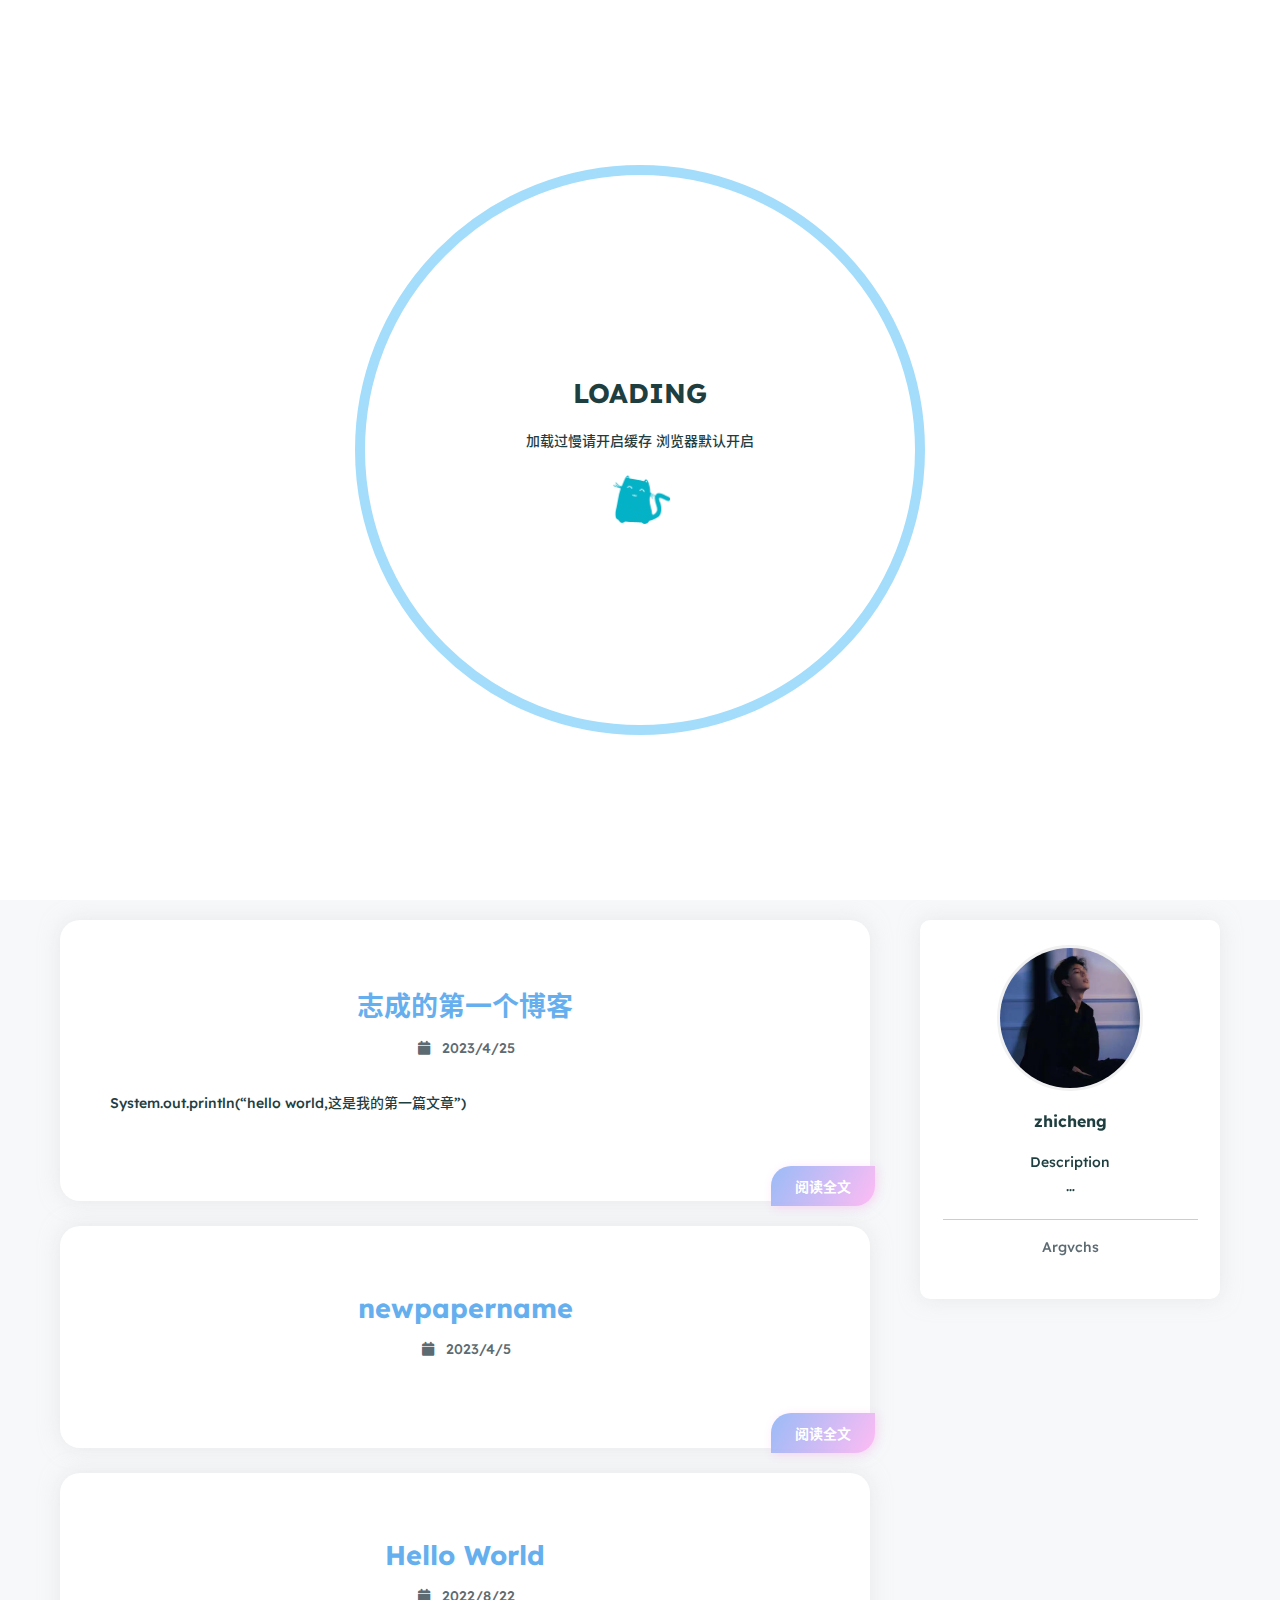
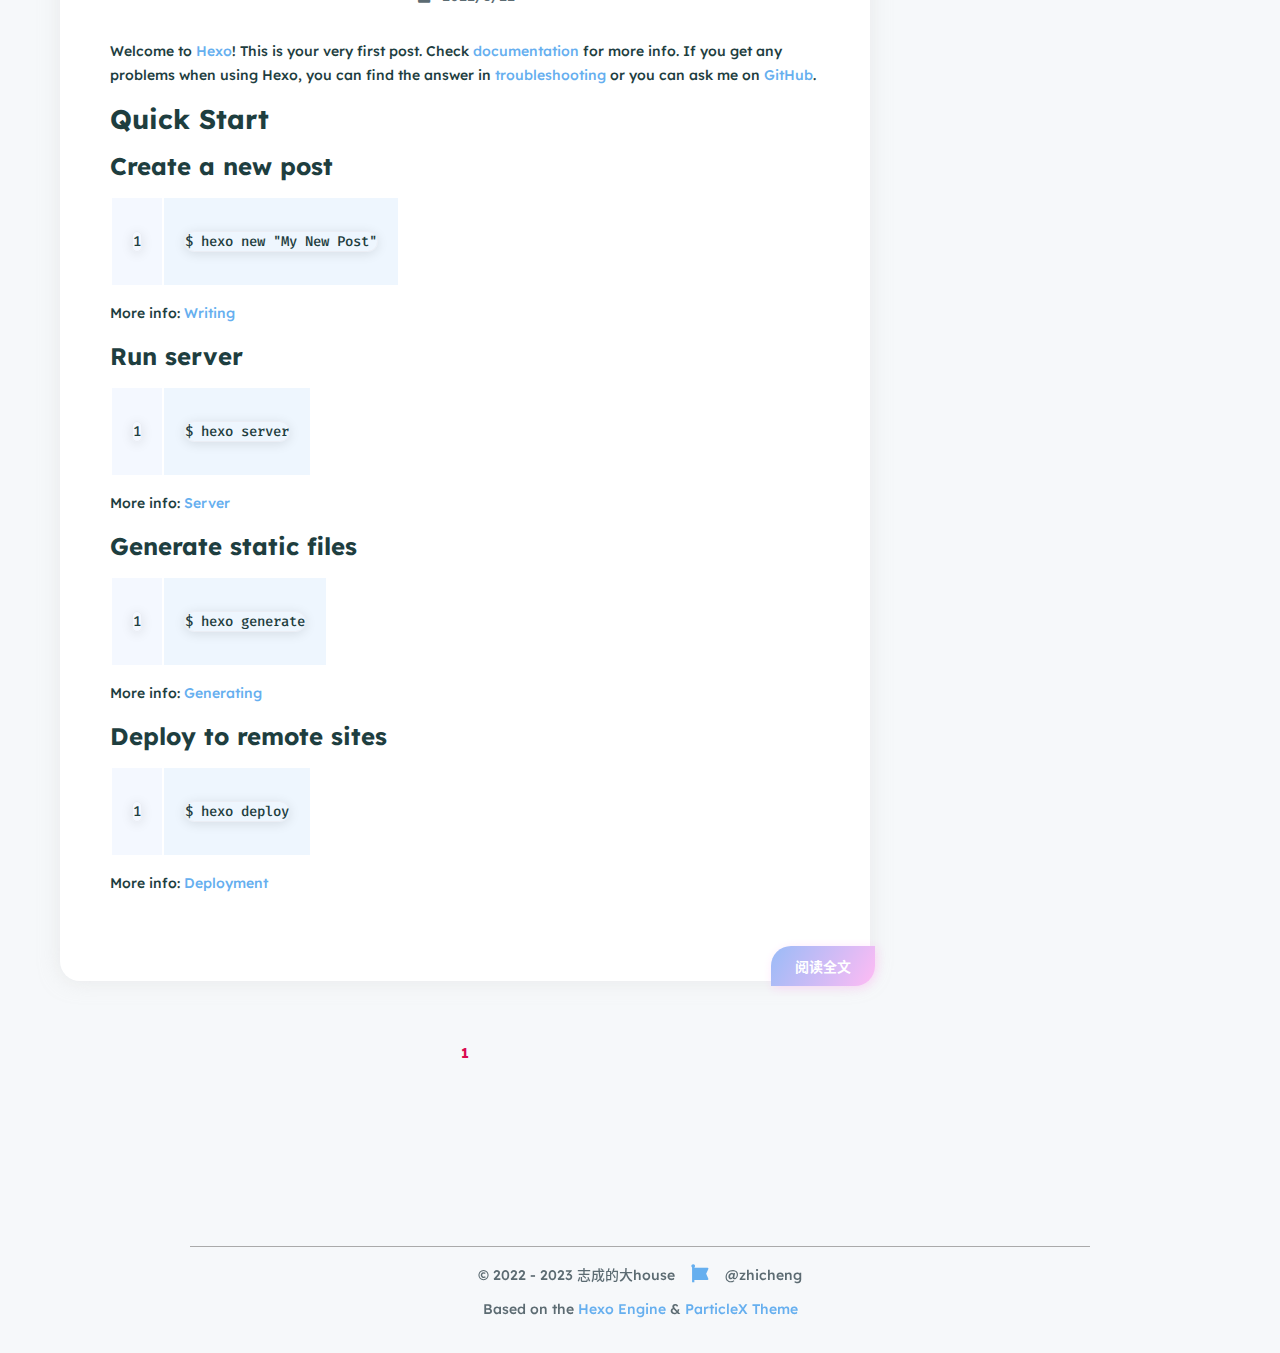
<file: index.html>
<!DOCTYPE html>
<html lang="en">
    <head>
        <meta charset="UTF-8" />
        <title>志成的大house</title>
        <meta name="author" content="zhicheng" />
        <meta name="description" content="" />
        <meta name="keywords" content="" />
        <meta name="viewport" content="width=device-width,initial-scale=1.0,maximum-scale=1.0,user-scalable=0" />
        <link rel="icon" href="/images/avatar.jpg" />
        <script src="https://cdn.staticfile.org/vue/3.2.47/vue.global.prod.min.js"></script>
<link rel="stylesheet" href="https://cdn.staticfile.org/font-awesome/6.3.0/css/all.min.css" />
<link rel="stylesheet" href="/css/fonts.min.css" />
<script> const mixins = {}; </script>

<script src="https://polyfill.io/v3/polyfill.min.js?features=default"></script>


<script src="https://cdn.staticfile.org/highlight.js/11.7.0/highlight.min.js"></script>
<link
    rel="stylesheet"
    href="https://cdn.staticfile.org/highlight.js/11.7.0/styles/github.min.css"
/>
<script src="/js/lib/highlight.js"></script>



<script src="/js/lib/preview.js"></script>





<script src="/js/lib/home.js"></script>

<link rel="stylesheet" href="/css/main.css" />

    <meta name="generator" content="Hexo 6.2.0"><link rel="alternate" href="/atom.xml" title="志成的大house" type="application/atom+xml">
</head>
    <body>
        <div id="layout">
            <transition name="fade">
            <div id="loading" v-show="loading">
                <div id="loading-circle">
                    <h2>LOADING</h2>
                    <p>加载过慢请开启缓存 浏览器默认开启</p>
                    <img src="/images/loading.gif" />
                </div>
            </div>
            </transition>
            <nav id="menu" :class="{ hidden: hiddenMenu, 'menu-color': menuColor}">
    <div class="desktop-menu">
        <a class="title" href="/">
            <span>志成的大HOUSE</span>
        </a>
        
        <a href="/">
            <i class="fa-solid fa-house fa-fw"></i>
            <span>&ensp;Home</span>
        </a>
        
        <a href="/about">
            <i class="fa-solid fa-id-card fa-fw"></i>
            <span>&ensp;About</span>
        </a>
        
        <a href="/archives">
            <i class="fa-solid fa-box-archive fa-fw"></i>
            <span>&ensp;Archives</span>
        </a>
        
        <a href="/categories">
            <i class="fa-solid fa-bookmark fa-fw"></i>
            <span>&ensp;Categories</span>
        </a>
        
        <a href="/tags">
            <i class="fa-solid fa-tags fa-fw"></i>
            <span>&ensp;Tags</span>
        </a>
        
    </div>
    <div id="mobile-menu">
        <div class="curtain" @click="shouMenuItems = !shouMenuItems" v-show="shouMenuItems"></div>
        <div class="title" @click="shouMenuItems = !shouMenuItems">
            <i class="fa-solid fa-bars fa-fw"></i>
            <span>&emsp;志成的大HOUSE</span>
        </div>
        <transition name="slide">
        <div class="items" v-show="shouMenuItems">
            
            <a href="/">
                <div class="item">
                    <div style="min-width: 20px; max-width: 50px; width: 10%">
                        <i class="fa-solid fa-house fa-fw"></i>
                    </div>
                    <div style="min-width: 100px; max-width: 150%; width: 20%">Home</div>
                </div>
            </a>
            
            <a href="/about">
                <div class="item">
                    <div style="min-width: 20px; max-width: 50px; width: 10%">
                        <i class="fa-solid fa-id-card fa-fw"></i>
                    </div>
                    <div style="min-width: 100px; max-width: 150%; width: 20%">About</div>
                </div>
            </a>
            
            <a href="/archives">
                <div class="item">
                    <div style="min-width: 20px; max-width: 50px; width: 10%">
                        <i class="fa-solid fa-box-archive fa-fw"></i>
                    </div>
                    <div style="min-width: 100px; max-width: 150%; width: 20%">Archives</div>
                </div>
            </a>
            
            <a href="/categories">
                <div class="item">
                    <div style="min-width: 20px; max-width: 50px; width: 10%">
                        <i class="fa-solid fa-bookmark fa-fw"></i>
                    </div>
                    <div style="min-width: 100px; max-width: 150%; width: 20%">Categories</div>
                </div>
            </a>
            
            <a href="/tags">
                <div class="item">
                    <div style="min-width: 20px; max-width: 50px; width: 10%">
                        <i class="fa-solid fa-tags fa-fw"></i>
                    </div>
                    <div style="min-width: 100px; max-width: 150%; width: 20%">Tags</div>
                </div>
            </a>
            
        </div>
        </transition>
    </div>
</nav>

            <transition name="into">
            <div id="main" v-show="!loading">
                <div id="home-head">
    <div
        id="home-background"
        ref="homeBackground"
        data-images="/images/background.jpg"
    ></div>
    <div id="home-info" @click="homeClick">
        <span class="loop"></span>
        <span class="loop"></span>
        <span class="loop"></span>
        <span class="loop"></span>
        <span class="info">
            <div class="wrap">
                <h1>志成的大house</h1>
                <h3></h3>
                <h5></h5>
            </div>
        </span>
    </div>
</div>
<div id="home-posts-wrap"  ref="homePostsWrap">
    <div id="home-posts">
        

<div class="post">
    <a href="/2023/04/25/diray/">
        <h2 class="post-title">志成的第一个博客</h2>
    </a>
    <div class="category-and-date">
        
        <span class="date">
            <span class="icon">
                <i class="fa-solid fa-calendar fa-fw"></i>
            </span>
            2023/4/25
        </span>
        
        
    </div>
    <div class="description">
        <div class="content" v-pre>
            
            <p>System.out.println(“hello world,这是我的第一篇文章”)</p>

            
        </div>
    </div>
    <div class="post-tags">
        
        
    </div>
    <a href="/2023/04/25/diray/" class="go-post">阅读全文</a>
</div>

<div class="post">
    <a href="/2023/04/05/newpapername/">
        <h2 class="post-title">newpapername</h2>
    </a>
    <div class="category-and-date">
        
        <span class="date">
            <span class="icon">
                <i class="fa-solid fa-calendar fa-fw"></i>
            </span>
            2023/4/5
        </span>
        
        
    </div>
    <div class="description">
        <div class="content" v-pre>
            
            
            
        </div>
    </div>
    <div class="post-tags">
        
        
    </div>
    <a href="/2023/04/05/newpapername/" class="go-post">阅读全文</a>
</div>

<div class="post">
    <a href="/2022/08/22/hello-world/">
        <h2 class="post-title">Hello World</h2>
    </a>
    <div class="category-and-date">
        
        <span class="date">
            <span class="icon">
                <i class="fa-solid fa-calendar fa-fw"></i>
            </span>
            2022/8/22
        </span>
        
        
    </div>
    <div class="description">
        <div class="content" v-pre>
            
            <p>Welcome to <a target="_blank" rel="noopener" href="https://hexo.io/">Hexo</a>! This is your very first post. Check <a target="_blank" rel="noopener" href="https://hexo.io/docs/">documentation</a> for more info. If you get any problems when using Hexo, you can find the answer in <a target="_blank" rel="noopener" href="https://hexo.io/docs/troubleshooting.html">troubleshooting</a> or you can ask me on <a target="_blank" rel="noopener" href="https://github.com/hexojs/hexo/issues">GitHub</a>.</p>
<h2 id="Quick-Start"><a href="#Quick-Start" class="headerlink" title="Quick Start"></a>Quick Start</h2><h3 id="Create-a-new-post"><a href="#Create-a-new-post" class="headerlink" title="Create a new post"></a>Create a new post</h3><figure class="highlight bash"><table><tr><td class="gutter"><pre><span class="line">1</span><br></pre></td><td class="code"><pre><span class="line">$ hexo new <span class="string">&quot;My New Post&quot;</span></span><br></pre></td></tr></table></figure>

<p>More info: <a target="_blank" rel="noopener" href="https://hexo.io/docs/writing.html">Writing</a></p>
<h3 id="Run-server"><a href="#Run-server" class="headerlink" title="Run server"></a>Run server</h3><figure class="highlight bash"><table><tr><td class="gutter"><pre><span class="line">1</span><br></pre></td><td class="code"><pre><span class="line">$ hexo server</span><br></pre></td></tr></table></figure>

<p>More info: <a target="_blank" rel="noopener" href="https://hexo.io/docs/server.html">Server</a></p>
<h3 id="Generate-static-files"><a href="#Generate-static-files" class="headerlink" title="Generate static files"></a>Generate static files</h3><figure class="highlight bash"><table><tr><td class="gutter"><pre><span class="line">1</span><br></pre></td><td class="code"><pre><span class="line">$ hexo generate</span><br></pre></td></tr></table></figure>

<p>More info: <a target="_blank" rel="noopener" href="https://hexo.io/docs/generating.html">Generating</a></p>
<h3 id="Deploy-to-remote-sites"><a href="#Deploy-to-remote-sites" class="headerlink" title="Deploy to remote sites"></a>Deploy to remote sites</h3><figure class="highlight bash"><table><tr><td class="gutter"><pre><span class="line">1</span><br></pre></td><td class="code"><pre><span class="line">$ hexo deploy</span><br></pre></td></tr></table></figure>

<p>More info: <a target="_blank" rel="noopener" href="https://hexo.io/docs/one-command-deployment.html">Deployment</a></p>

            
        </div>
    </div>
    <div class="post-tags">
        
        
    </div>
    <a href="/2022/08/22/hello-world/" class="go-post">阅读全文</a>
</div>


        <div class="page-current">
    <div class="prev">
        
    </div>
    <div class="page-index">
        
        <span class="current">1</span>
        
    </div>
    <div class="next">
        
    </div>
</div>

    </div>
    
    <div id="home-card">
        <div id="card-div">
    <div class="card-style">
        <div class="avatar">
            <img src="/images/avatar.jpg" alt="avatar" />
        </div>
        <div class="name">zhicheng</div>
        <div class="description">
            <p>Description<br>…</p>

        </div>
        
        
        <div class="friend-links">
            
            <div class="friend-link">
                <a target="_blank" rel="noopener" href="https://li9qing.github.io/">Argvchs</a>
            </div>
            
        </div>
        
    </div>
</div>

    </div>
    
</div>

                <footer id="footer">
    <div id="footer-wrap">
        <div>
            &copy;
            2022 - 2023 志成的大house
            <span id="footer-icon">
                <i class="fa-solid fa-font-awesome fa-fw"></i>
            </span>
            &commat;zhicheng
        </div>
        <div>
            Based on the <a target="_blank" rel="noopener" href="https://hexo.io">Hexo Engine</a> &amp;
            <a target="_blank" rel="noopener" href="https://github.com/argvchs/hexo-theme-particlex">ParticleX Theme</a>
        </div>
        
    </div>
</footer>

            </div>
            </transition>
            
            <transition name="fade">
            <div id="preview" ref="preview" v-show="previewShow">
                <img id="preview-content" ref="previewContent" />
            </div>
            </transition>
            
        </div>
        <script src="/js/main.js"></script>
        
    </body>
</html>
</file>
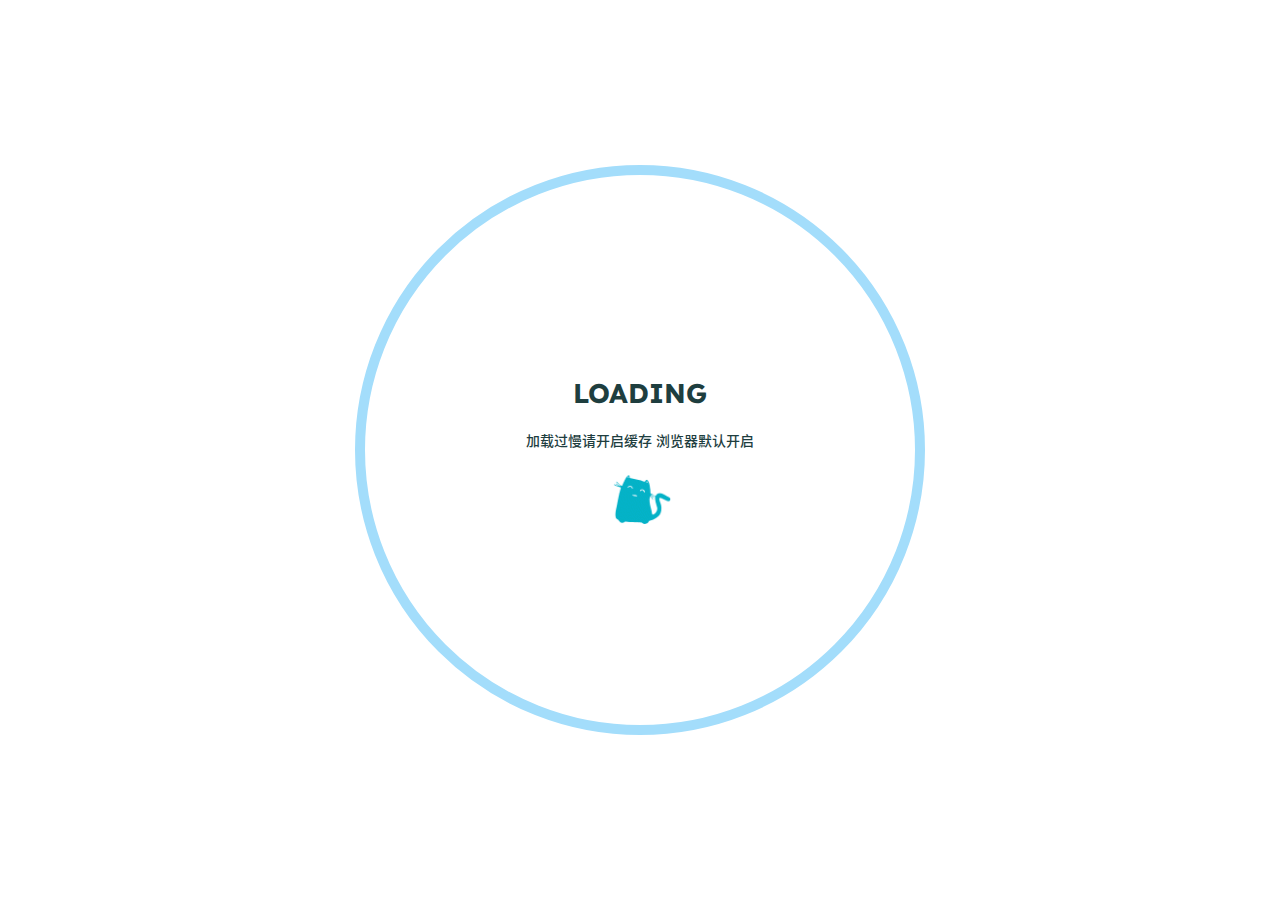
<file: archives/index.html>
<!DOCTYPE html>
<html lang="en">
    <head>
        <meta charset="UTF-8" />
        <title>Archives | 志成的大house</title>
        <meta name="author" content="zhicheng" />
        <meta name="description" content="" />
        <meta name="keywords" content="" />
        <meta name="viewport" content="width=device-width,initial-scale=1.0,maximum-scale=1.0,user-scalable=0" />
        <link rel="icon" href="/images/avatar.jpg" />
        <script src="https://cdn.staticfile.org/vue/3.2.47/vue.global.prod.min.js"></script>
<link rel="stylesheet" href="https://cdn.staticfile.org/font-awesome/6.3.0/css/all.min.css" />
<link rel="stylesheet" href="/css/fonts.min.css" />
<script> const mixins = {}; </script>

<script src="https://polyfill.io/v3/polyfill.min.js?features=default"></script>


<script src="https://cdn.staticfile.org/highlight.js/11.7.0/highlight.min.js"></script>
<link
    rel="stylesheet"
    href="https://cdn.staticfile.org/highlight.js/11.7.0/styles/github.min.css"
/>
<script src="/js/lib/highlight.js"></script>



<script src="/js/lib/preview.js"></script>





<link rel="stylesheet" href="/css/main.css" />

    <meta name="generator" content="Hexo 6.2.0"><link rel="alternate" href="/atom.xml" title="志成的大house" type="application/atom+xml">
</head>
    <body>
        <div id="layout">
            <transition name="fade">
            <div id="loading" v-show="loading">
                <div id="loading-circle">
                    <h2>LOADING</h2>
                    <p>加载过慢请开启缓存 浏览器默认开启</p>
                    <img src="/images/loading.gif" />
                </div>
            </div>
            </transition>
            <nav id="menu" :class="{ hidden: hiddenMenu, 'menu-color': menuColor}">
    <div class="desktop-menu">
        <a class="title" href="/">
            <span>志成的大HOUSE</span>
        </a>
        
        <a href="/">
            <i class="fa-solid fa-house fa-fw"></i>
            <span>&ensp;Home</span>
        </a>
        
        <a href="/about">
            <i class="fa-solid fa-id-card fa-fw"></i>
            <span>&ensp;About</span>
        </a>
        
        <a href="/archives">
            <i class="fa-solid fa-box-archive fa-fw"></i>
            <span>&ensp;Archives</span>
        </a>
        
        <a href="/categories">
            <i class="fa-solid fa-bookmark fa-fw"></i>
            <span>&ensp;Categories</span>
        </a>
        
        <a href="/tags">
            <i class="fa-solid fa-tags fa-fw"></i>
            <span>&ensp;Tags</span>
        </a>
        
    </div>
    <div id="mobile-menu">
        <div class="curtain" @click="shouMenuItems = !shouMenuItems" v-show="shouMenuItems"></div>
        <div class="title" @click="shouMenuItems = !shouMenuItems">
            <i class="fa-solid fa-bars fa-fw"></i>
            <span>&emsp;志成的大HOUSE</span>
        </div>
        <transition name="slide">
        <div class="items" v-show="shouMenuItems">
            
            <a href="/">
                <div class="item">
                    <div style="min-width: 20px; max-width: 50px; width: 10%">
                        <i class="fa-solid fa-house fa-fw"></i>
                    </div>
                    <div style="min-width: 100px; max-width: 150%; width: 20%">Home</div>
                </div>
            </a>
            
            <a href="/about">
                <div class="item">
                    <div style="min-width: 20px; max-width: 50px; width: 10%">
                        <i class="fa-solid fa-id-card fa-fw"></i>
                    </div>
                    <div style="min-width: 100px; max-width: 150%; width: 20%">About</div>
                </div>
            </a>
            
            <a href="/archives">
                <div class="item">
                    <div style="min-width: 20px; max-width: 50px; width: 10%">
                        <i class="fa-solid fa-box-archive fa-fw"></i>
                    </div>
                    <div style="min-width: 100px; max-width: 150%; width: 20%">Archives</div>
                </div>
            </a>
            
            <a href="/categories">
                <div class="item">
                    <div style="min-width: 20px; max-width: 50px; width: 10%">
                        <i class="fa-solid fa-bookmark fa-fw"></i>
                    </div>
                    <div style="min-width: 100px; max-width: 150%; width: 20%">Categories</div>
                </div>
            </a>
            
            <a href="/tags">
                <div class="item">
                    <div style="min-width: 20px; max-width: 50px; width: 10%">
                        <i class="fa-solid fa-tags fa-fw"></i>
                    </div>
                    <div style="min-width: 100px; max-width: 150%; width: 20%">Tags</div>
                </div>
            </a>
            
        </div>
        </transition>
    </div>
</nav>

            <transition name="into">
            <div id="main" v-show="!loading">
                
<div id="archives">
    
    <div id="timeline-wrap" ref="timeline">
        
        <div class="timeline" data-title="helloworld">
            <div class="timeline-tail"></div>
            <div class="timeline-content">
                <div class="item-time">2022/8/22</div>
                <a href="/2022/08/22/hello-world/">
                    <h3>Hello World</h3>
                </a>
                <div class="info">
                    
                    
                </div>
            </div>
        </div>
        
        <div class="timeline" data-title="newpapername">
            <div class="timeline-tail"></div>
            <div class="timeline-content">
                <div class="item-time">2023/4/5</div>
                <a href="/2023/04/05/newpapername/">
                    <h3>newpapername</h3>
                </a>
                <div class="info">
                    
                    
                </div>
            </div>
        </div>
        
        <div class="timeline" data-title="志成的第一个博客">
            <div class="timeline-tail"></div>
            <div class="timeline-content">
                <div class="item-time">2023/4/25</div>
                <a href="/2023/04/25/diray/">
                    <h3>志成的第一个博客</h3>
                </a>
                <div class="info">
                    
                    
                </div>
            </div>
        </div>
        
    </div>
</div>

                <footer id="footer">
    <div id="footer-wrap">
        <div>
            &copy;
            2022 - 2023 志成的大house
            <span id="footer-icon">
                <i class="fa-solid fa-font-awesome fa-fw"></i>
            </span>
            &commat;zhicheng
        </div>
        <div>
            Based on the <a target="_blank" rel="noopener" href="https://hexo.io">Hexo Engine</a> &amp;
            <a target="_blank" rel="noopener" href="https://github.com/argvchs/hexo-theme-particlex">ParticleX Theme</a>
        </div>
        
    </div>
</footer>

            </div>
            </transition>
            
            <transition name="fade">
            <div id="preview" ref="preview" v-show="previewShow">
                <img id="preview-content" ref="previewContent" />
            </div>
            </transition>
            
        </div>
        <script src="/js/main.js"></script>
        
    </body>
</html>
</file>
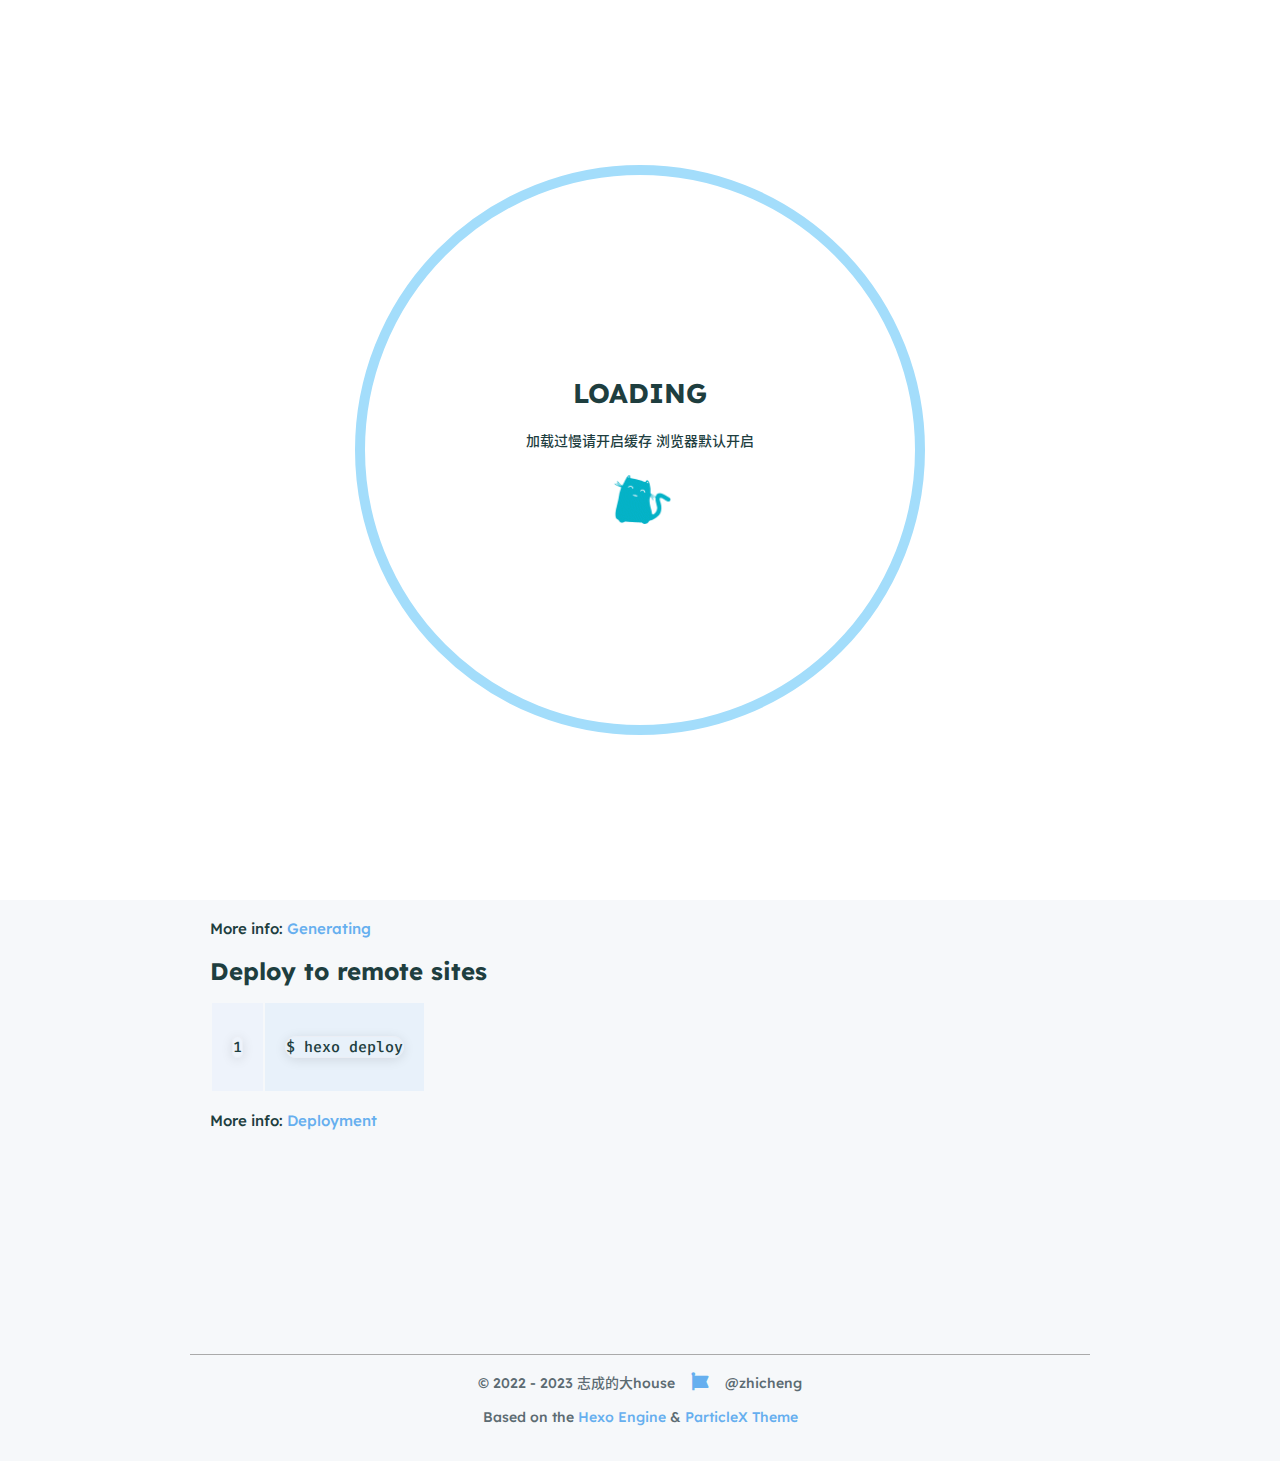
<file: 2022/08/22/hello-world/index.html>
<!DOCTYPE html>
<html lang="en">
    <head>
        <meta charset="UTF-8" />
        <title>Hello World | 志成的大house</title>
        <meta name="author" content="zhicheng" />
        <meta name="description" content="" />
        <meta name="keywords" content="" />
        <meta name="viewport" content="width=device-width,initial-scale=1.0,maximum-scale=1.0,user-scalable=0" />
        <link rel="icon" href="/images/avatar.jpg" />
        <script src="https://cdn.staticfile.org/vue/3.2.47/vue.global.prod.min.js"></script>
<link rel="stylesheet" href="https://cdn.staticfile.org/font-awesome/6.3.0/css/all.min.css" />
<link rel="stylesheet" href="/css/fonts.min.css" />
<script> const mixins = {}; </script>

<script src="https://polyfill.io/v3/polyfill.min.js?features=default"></script>


<script src="https://cdn.staticfile.org/highlight.js/11.7.0/highlight.min.js"></script>
<link
    rel="stylesheet"
    href="https://cdn.staticfile.org/highlight.js/11.7.0/styles/github.min.css"
/>
<script src="/js/lib/highlight.js"></script>



<script src="/js/lib/preview.js"></script>









<link rel="stylesheet" href="/css/main.css" />

    <meta name="generator" content="Hexo 6.2.0"><link rel="alternate" href="/atom.xml" title="志成的大house" type="application/atom+xml">
</head>
    <body>
        <div id="layout">
            <transition name="fade">
            <div id="loading" v-show="loading">
                <div id="loading-circle">
                    <h2>LOADING</h2>
                    <p>加载过慢请开启缓存 浏览器默认开启</p>
                    <img src="/images/loading.gif" />
                </div>
            </div>
            </transition>
            <nav id="menu" :class="{ hidden: hiddenMenu, 'menu-color': menuColor}">
    <div class="desktop-menu">
        <a class="title" href="/">
            <span>志成的大HOUSE</span>
        </a>
        
        <a href="/">
            <i class="fa-solid fa-house fa-fw"></i>
            <span>&ensp;Home</span>
        </a>
        
        <a href="/about">
            <i class="fa-solid fa-id-card fa-fw"></i>
            <span>&ensp;About</span>
        </a>
        
        <a href="/archives">
            <i class="fa-solid fa-box-archive fa-fw"></i>
            <span>&ensp;Archives</span>
        </a>
        
        <a href="/categories">
            <i class="fa-solid fa-bookmark fa-fw"></i>
            <span>&ensp;Categories</span>
        </a>
        
        <a href="/tags">
            <i class="fa-solid fa-tags fa-fw"></i>
            <span>&ensp;Tags</span>
        </a>
        
    </div>
    <div id="mobile-menu">
        <div class="curtain" @click="shouMenuItems = !shouMenuItems" v-show="shouMenuItems"></div>
        <div class="title" @click="shouMenuItems = !shouMenuItems">
            <i class="fa-solid fa-bars fa-fw"></i>
            <span>&emsp;志成的大HOUSE</span>
        </div>
        <transition name="slide">
        <div class="items" v-show="shouMenuItems">
            
            <a href="/">
                <div class="item">
                    <div style="min-width: 20px; max-width: 50px; width: 10%">
                        <i class="fa-solid fa-house fa-fw"></i>
                    </div>
                    <div style="min-width: 100px; max-width: 150%; width: 20%">Home</div>
                </div>
            </a>
            
            <a href="/about">
                <div class="item">
                    <div style="min-width: 20px; max-width: 50px; width: 10%">
                        <i class="fa-solid fa-id-card fa-fw"></i>
                    </div>
                    <div style="min-width: 100px; max-width: 150%; width: 20%">About</div>
                </div>
            </a>
            
            <a href="/archives">
                <div class="item">
                    <div style="min-width: 20px; max-width: 50px; width: 10%">
                        <i class="fa-solid fa-box-archive fa-fw"></i>
                    </div>
                    <div style="min-width: 100px; max-width: 150%; width: 20%">Archives</div>
                </div>
            </a>
            
            <a href="/categories">
                <div class="item">
                    <div style="min-width: 20px; max-width: 50px; width: 10%">
                        <i class="fa-solid fa-bookmark fa-fw"></i>
                    </div>
                    <div style="min-width: 100px; max-width: 150%; width: 20%">Categories</div>
                </div>
            </a>
            
            <a href="/tags">
                <div class="item">
                    <div style="min-width: 20px; max-width: 50px; width: 10%">
                        <i class="fa-solid fa-tags fa-fw"></i>
                    </div>
                    <div style="min-width: 100px; max-width: 150%; width: 20%">Tags</div>
                </div>
            </a>
            
        </div>
        </transition>
    </div>
</nav>

            <transition name="into">
            <div id="main" v-show="!loading">
                <div class="article">
    <div>
        <h1>Hello World</h1>
    </div>
    <div class="info">
        <span class="date">
            <span class="icon">
                <i class="fa-solid fa-calendar fa-fw"></i>
            </span>
            2022/8/22
        </span>
        
        
    </div>
    
    <div class="content" v-pre>
        <p>Welcome to <a target="_blank" rel="noopener" href="https://hexo.io/">Hexo</a>! This is your very first post. Check <a target="_blank" rel="noopener" href="https://hexo.io/docs/">documentation</a> for more info. If you get any problems when using Hexo, you can find the answer in <a target="_blank" rel="noopener" href="https://hexo.io/docs/troubleshooting.html">troubleshooting</a> or you can ask me on <a target="_blank" rel="noopener" href="https://github.com/hexojs/hexo/issues">GitHub</a>.</p>
<h2 id="Quick-Start"><a href="#Quick-Start" class="headerlink" title="Quick Start"></a>Quick Start</h2><h3 id="Create-a-new-post"><a href="#Create-a-new-post" class="headerlink" title="Create a new post"></a>Create a new post</h3><figure class="highlight bash"><table><tr><td class="gutter"><pre><span class="line">1</span><br></pre></td><td class="code"><pre><span class="line">$ hexo new <span class="string">&quot;My New Post&quot;</span></span><br></pre></td></tr></table></figure>

<p>More info: <a target="_blank" rel="noopener" href="https://hexo.io/docs/writing.html">Writing</a></p>
<h3 id="Run-server"><a href="#Run-server" class="headerlink" title="Run server"></a>Run server</h3><figure class="highlight bash"><table><tr><td class="gutter"><pre><span class="line">1</span><br></pre></td><td class="code"><pre><span class="line">$ hexo server</span><br></pre></td></tr></table></figure>

<p>More info: <a target="_blank" rel="noopener" href="https://hexo.io/docs/server.html">Server</a></p>
<h3 id="Generate-static-files"><a href="#Generate-static-files" class="headerlink" title="Generate static files"></a>Generate static files</h3><figure class="highlight bash"><table><tr><td class="gutter"><pre><span class="line">1</span><br></pre></td><td class="code"><pre><span class="line">$ hexo generate</span><br></pre></td></tr></table></figure>

<p>More info: <a target="_blank" rel="noopener" href="https://hexo.io/docs/generating.html">Generating</a></p>
<h3 id="Deploy-to-remote-sites"><a href="#Deploy-to-remote-sites" class="headerlink" title="Deploy to remote sites"></a>Deploy to remote sites</h3><figure class="highlight bash"><table><tr><td class="gutter"><pre><span class="line">1</span><br></pre></td><td class="code"><pre><span class="line">$ hexo deploy</span><br></pre></td></tr></table></figure>

<p>More info: <a target="_blank" rel="noopener" href="https://hexo.io/docs/one-command-deployment.html">Deployment</a></p>

    </div>
    
    
    
    
    
    
    
</div>

                <footer id="footer">
    <div id="footer-wrap">
        <div>
            &copy;
            2022 - 2023 志成的大house
            <span id="footer-icon">
                <i class="fa-solid fa-font-awesome fa-fw"></i>
            </span>
            &commat;zhicheng
        </div>
        <div>
            Based on the <a target="_blank" rel="noopener" href="https://hexo.io">Hexo Engine</a> &amp;
            <a target="_blank" rel="noopener" href="https://github.com/argvchs/hexo-theme-particlex">ParticleX Theme</a>
        </div>
        
    </div>
</footer>

            </div>
            </transition>
            
            <transition name="fade">
            <div id="preview" ref="preview" v-show="previewShow">
                <img id="preview-content" ref="previewContent" />
            </div>
            </transition>
            
        </div>
        <script src="/js/main.js"></script>
        
        




        
    </body>
</html>
</file>
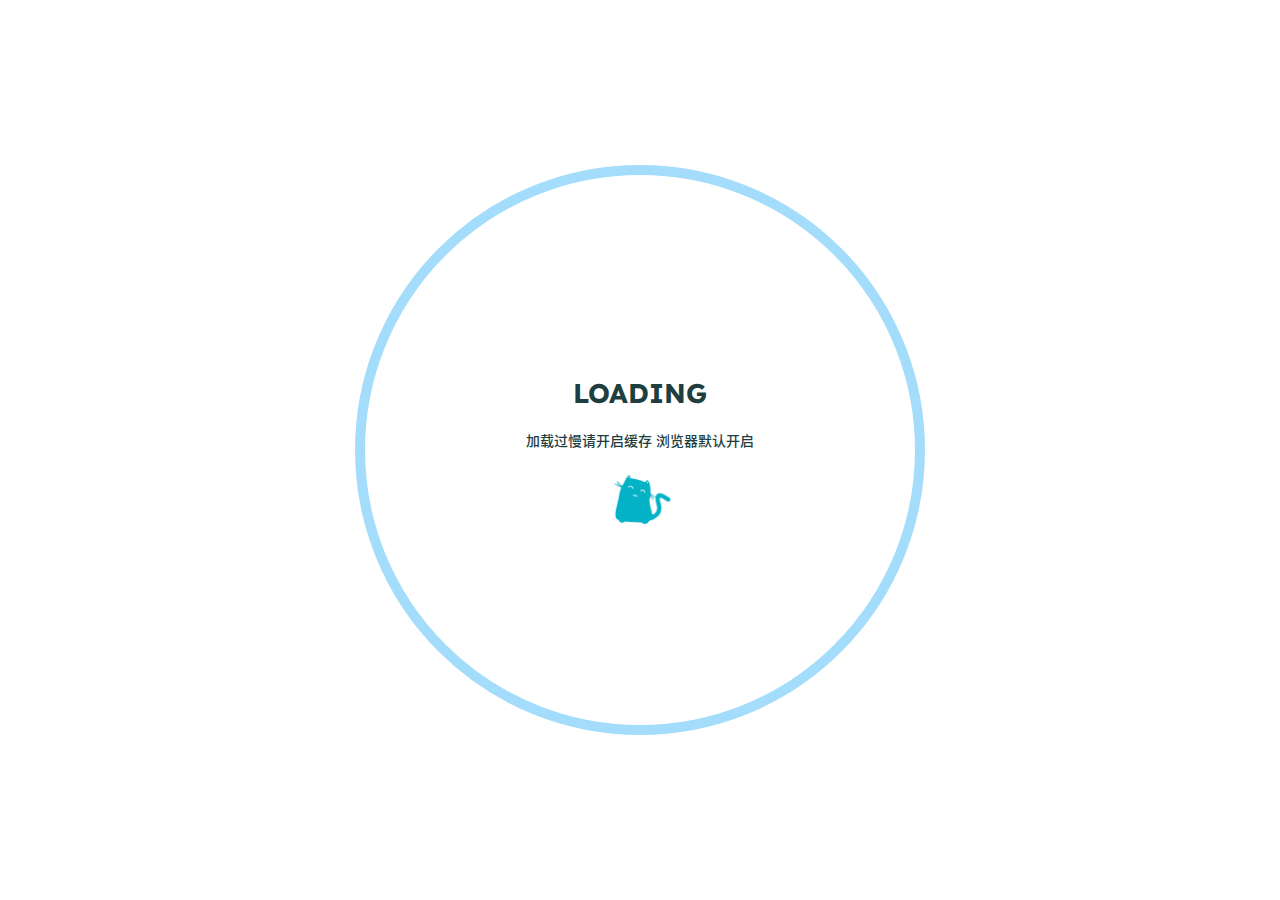
<file: 2023/04/05/newpapername/index.html>
<!DOCTYPE html>
<html lang="en">
    <head>
        <meta charset="UTF-8" />
        <title>newpapername | 志成的大house</title>
        <meta name="author" content="zhicheng" />
        <meta name="description" content="" />
        <meta name="keywords" content="" />
        <meta name="viewport" content="width=device-width,initial-scale=1.0,maximum-scale=1.0,user-scalable=0" />
        <link rel="icon" href="/images/avatar.jpg" />
        <script src="https://cdn.staticfile.org/vue/3.2.47/vue.global.prod.min.js"></script>
<link rel="stylesheet" href="https://cdn.staticfile.org/font-awesome/6.3.0/css/all.min.css" />
<link rel="stylesheet" href="/css/fonts.min.css" />
<script> const mixins = {}; </script>

<script src="https://polyfill.io/v3/polyfill.min.js?features=default"></script>


<script src="https://cdn.staticfile.org/highlight.js/11.7.0/highlight.min.js"></script>
<link
    rel="stylesheet"
    href="https://cdn.staticfile.org/highlight.js/11.7.0/styles/github.min.css"
/>
<script src="/js/lib/highlight.js"></script>



<script src="/js/lib/preview.js"></script>









<link rel="stylesheet" href="/css/main.css" />

    <meta name="generator" content="Hexo 6.2.0"><link rel="alternate" href="/atom.xml" title="志成的大house" type="application/atom+xml">
</head>
    <body>
        <div id="layout">
            <transition name="fade">
            <div id="loading" v-show="loading">
                <div id="loading-circle">
                    <h2>LOADING</h2>
                    <p>加载过慢请开启缓存 浏览器默认开启</p>
                    <img src="/images/loading.gif" />
                </div>
            </div>
            </transition>
            <nav id="menu" :class="{ hidden: hiddenMenu, 'menu-color': menuColor}">
    <div class="desktop-menu">
        <a class="title" href="/">
            <span>志成的大HOUSE</span>
        </a>
        
        <a href="/">
            <i class="fa-solid fa-house fa-fw"></i>
            <span>&ensp;Home</span>
        </a>
        
        <a href="/about">
            <i class="fa-solid fa-id-card fa-fw"></i>
            <span>&ensp;About</span>
        </a>
        
        <a href="/archives">
            <i class="fa-solid fa-box-archive fa-fw"></i>
            <span>&ensp;Archives</span>
        </a>
        
        <a href="/categories">
            <i class="fa-solid fa-bookmark fa-fw"></i>
            <span>&ensp;Categories</span>
        </a>
        
        <a href="/tags">
            <i class="fa-solid fa-tags fa-fw"></i>
            <span>&ensp;Tags</span>
        </a>
        
    </div>
    <div id="mobile-menu">
        <div class="curtain" @click="shouMenuItems = !shouMenuItems" v-show="shouMenuItems"></div>
        <div class="title" @click="shouMenuItems = !shouMenuItems">
            <i class="fa-solid fa-bars fa-fw"></i>
            <span>&emsp;志成的大HOUSE</span>
        </div>
        <transition name="slide">
        <div class="items" v-show="shouMenuItems">
            
            <a href="/">
                <div class="item">
                    <div style="min-width: 20px; max-width: 50px; width: 10%">
                        <i class="fa-solid fa-house fa-fw"></i>
                    </div>
                    <div style="min-width: 100px; max-width: 150%; width: 20%">Home</div>
                </div>
            </a>
            
            <a href="/about">
                <div class="item">
                    <div style="min-width: 20px; max-width: 50px; width: 10%">
                        <i class="fa-solid fa-id-card fa-fw"></i>
                    </div>
                    <div style="min-width: 100px; max-width: 150%; width: 20%">About</div>
                </div>
            </a>
            
            <a href="/archives">
                <div class="item">
                    <div style="min-width: 20px; max-width: 50px; width: 10%">
                        <i class="fa-solid fa-box-archive fa-fw"></i>
                    </div>
                    <div style="min-width: 100px; max-width: 150%; width: 20%">Archives</div>
                </div>
            </a>
            
            <a href="/categories">
                <div class="item">
                    <div style="min-width: 20px; max-width: 50px; width: 10%">
                        <i class="fa-solid fa-bookmark fa-fw"></i>
                    </div>
                    <div style="min-width: 100px; max-width: 150%; width: 20%">Categories</div>
                </div>
            </a>
            
            <a href="/tags">
                <div class="item">
                    <div style="min-width: 20px; max-width: 50px; width: 10%">
                        <i class="fa-solid fa-tags fa-fw"></i>
                    </div>
                    <div style="min-width: 100px; max-width: 150%; width: 20%">Tags</div>
                </div>
            </a>
            
        </div>
        </transition>
    </div>
</nav>

            <transition name="into">
            <div id="main" v-show="!loading">
                <div class="article">
    <div>
        <h1>newpapername</h1>
    </div>
    <div class="info">
        <span class="date">
            <span class="icon">
                <i class="fa-solid fa-calendar fa-fw"></i>
            </span>
            2023/4/5
        </span>
        
        
    </div>
    
    <div class="content" v-pre>
        
    </div>
    
    
    
    
    
    
    
</div>

                <footer id="footer">
    <div id="footer-wrap">
        <div>
            &copy;
            2022 - 2023 志成的大house
            <span id="footer-icon">
                <i class="fa-solid fa-font-awesome fa-fw"></i>
            </span>
            &commat;zhicheng
        </div>
        <div>
            Based on the <a target="_blank" rel="noopener" href="https://hexo.io">Hexo Engine</a> &amp;
            <a target="_blank" rel="noopener" href="https://github.com/argvchs/hexo-theme-particlex">ParticleX Theme</a>
        </div>
        
    </div>
</footer>

            </div>
            </transition>
            
            <transition name="fade">
            <div id="preview" ref="preview" v-show="previewShow">
                <img id="preview-content" ref="previewContent" />
            </div>
            </transition>
            
        </div>
        <script src="/js/main.js"></script>
        
        




        
    </body>
</html>
</file>
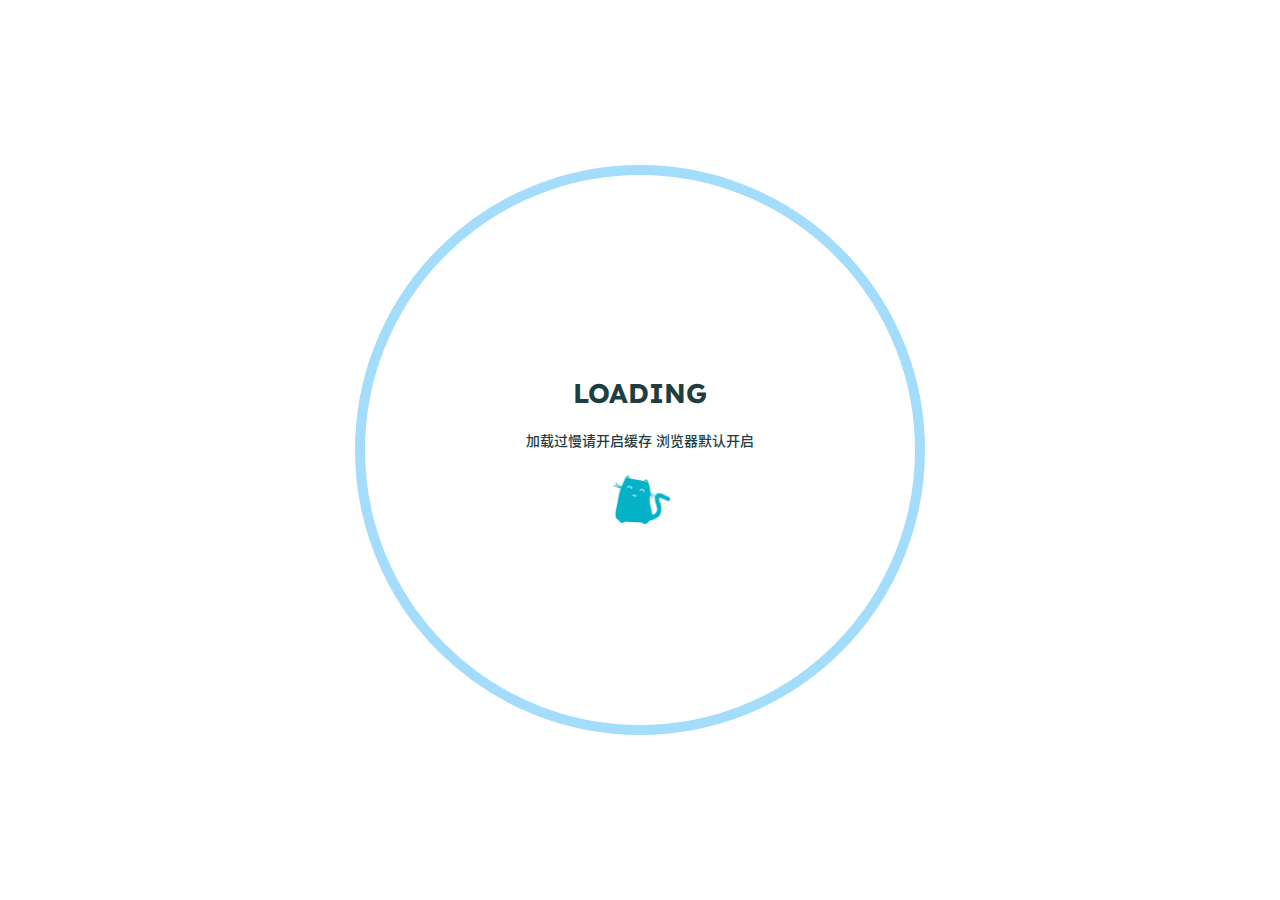
<file: 2023/04/25/diray/index.html>
<!DOCTYPE html>
<html lang="en">
    <head>
        <meta charset="UTF-8" />
        <title>志成的第一个博客 | 志成的大house</title>
        <meta name="author" content="zhicheng" />
        <meta name="description" content="" />
        <meta name="keywords" content="" />
        <meta name="viewport" content="width=device-width,initial-scale=1.0,maximum-scale=1.0,user-scalable=0" />
        <link rel="icon" href="/images/avatar.jpg" />
        <script src="https://cdn.staticfile.org/vue/3.2.47/vue.global.prod.min.js"></script>
<link rel="stylesheet" href="https://cdn.staticfile.org/font-awesome/6.3.0/css/all.min.css" />
<link rel="stylesheet" href="/css/fonts.min.css" />
<script> const mixins = {}; </script>

<script src="https://polyfill.io/v3/polyfill.min.js?features=default"></script>


<script src="https://cdn.staticfile.org/highlight.js/11.7.0/highlight.min.js"></script>
<link
    rel="stylesheet"
    href="https://cdn.staticfile.org/highlight.js/11.7.0/styles/github.min.css"
/>
<script src="/js/lib/highlight.js"></script>



<script src="/js/lib/preview.js"></script>









<link rel="stylesheet" href="/css/main.css" />

    <meta name="generator" content="Hexo 6.2.0"><link rel="alternate" href="/atom.xml" title="志成的大house" type="application/atom+xml">
</head>
    <body>
        <div id="layout">
            <transition name="fade">
            <div id="loading" v-show="loading">
                <div id="loading-circle">
                    <h2>LOADING</h2>
                    <p>加载过慢请开启缓存 浏览器默认开启</p>
                    <img src="/images/loading.gif" />
                </div>
            </div>
            </transition>
            <nav id="menu" :class="{ hidden: hiddenMenu, 'menu-color': menuColor}">
    <div class="desktop-menu">
        <a class="title" href="/">
            <span>志成的大HOUSE</span>
        </a>
        
        <a href="/">
            <i class="fa-solid fa-house fa-fw"></i>
            <span>&ensp;Home</span>
        </a>
        
        <a href="/about">
            <i class="fa-solid fa-id-card fa-fw"></i>
            <span>&ensp;About</span>
        </a>
        
        <a href="/archives">
            <i class="fa-solid fa-box-archive fa-fw"></i>
            <span>&ensp;Archives</span>
        </a>
        
        <a href="/categories">
            <i class="fa-solid fa-bookmark fa-fw"></i>
            <span>&ensp;Categories</span>
        </a>
        
        <a href="/tags">
            <i class="fa-solid fa-tags fa-fw"></i>
            <span>&ensp;Tags</span>
        </a>
        
    </div>
    <div id="mobile-menu">
        <div class="curtain" @click="shouMenuItems = !shouMenuItems" v-show="shouMenuItems"></div>
        <div class="title" @click="shouMenuItems = !shouMenuItems">
            <i class="fa-solid fa-bars fa-fw"></i>
            <span>&emsp;志成的大HOUSE</span>
        </div>
        <transition name="slide">
        <div class="items" v-show="shouMenuItems">
            
            <a href="/">
                <div class="item">
                    <div style="min-width: 20px; max-width: 50px; width: 10%">
                        <i class="fa-solid fa-house fa-fw"></i>
                    </div>
                    <div style="min-width: 100px; max-width: 150%; width: 20%">Home</div>
                </div>
            </a>
            
            <a href="/about">
                <div class="item">
                    <div style="min-width: 20px; max-width: 50px; width: 10%">
                        <i class="fa-solid fa-id-card fa-fw"></i>
                    </div>
                    <div style="min-width: 100px; max-width: 150%; width: 20%">About</div>
                </div>
            </a>
            
            <a href="/archives">
                <div class="item">
                    <div style="min-width: 20px; max-width: 50px; width: 10%">
                        <i class="fa-solid fa-box-archive fa-fw"></i>
                    </div>
                    <div style="min-width: 100px; max-width: 150%; width: 20%">Archives</div>
                </div>
            </a>
            
            <a href="/categories">
                <div class="item">
                    <div style="min-width: 20px; max-width: 50px; width: 10%">
                        <i class="fa-solid fa-bookmark fa-fw"></i>
                    </div>
                    <div style="min-width: 100px; max-width: 150%; width: 20%">Categories</div>
                </div>
            </a>
            
            <a href="/tags">
                <div class="item">
                    <div style="min-width: 20px; max-width: 50px; width: 10%">
                        <i class="fa-solid fa-tags fa-fw"></i>
                    </div>
                    <div style="min-width: 100px; max-width: 150%; width: 20%">Tags</div>
                </div>
            </a>
            
        </div>
        </transition>
    </div>
</nav>

            <transition name="into">
            <div id="main" v-show="!loading">
                <div class="article">
    <div>
        <h1>志成的第一个博客</h1>
    </div>
    <div class="info">
        <span class="date">
            <span class="icon">
                <i class="fa-solid fa-calendar fa-fw"></i>
            </span>
            2023/4/25
        </span>
        
        
    </div>
    
    <div class="content" v-pre>
        <p>System.out.println(“hello world,这是我的第一篇文章”)</p>

    </div>
    
    
    
    
    
    
    
</div>

                <footer id="footer">
    <div id="footer-wrap">
        <div>
            &copy;
            2022 - 2023 志成的大house
            <span id="footer-icon">
                <i class="fa-solid fa-font-awesome fa-fw"></i>
            </span>
            &commat;zhicheng
        </div>
        <div>
            Based on the <a target="_blank" rel="noopener" href="https://hexo.io">Hexo Engine</a> &amp;
            <a target="_blank" rel="noopener" href="https://github.com/argvchs/hexo-theme-particlex">ParticleX Theme</a>
        </div>
        
    </div>
</footer>

            </div>
            </transition>
            
            <transition name="fade">
            <div id="preview" ref="preview" v-show="previewShow">
                <img id="preview-content" ref="previewContent" />
            </div>
            </transition>
            
        </div>
        <script src="/js/main.js"></script>
        
        




        
    </body>
</html>
</file>
<file: css/main.css>
#archives {
    margin: auto;
    margin-top: 100px;
    padding: 20px;
}
#archives .categories-tags {
    margin: auto;
    margin-bottom: 50px;
    max-width: 900px;
    text-align: center;
    width: 100%;
}
#archives .categories-tags span {
    display: inline-block;
    margin: 10px;
}
#archives .categories-tags span .icon {
    color: #fff;
    margin-left: 0;
    margin-right: 10px;
}
#archives .categories-tags span a {
    border: #ffffff80 1px solid;
    border-radius: 10px;
    color: #fff;
    padding: 10px 15px;
    transition: background 0.25s, border 0.25s, color 0.25s;
}
#archives .categories-tags span a:hover {
    background: #fff !important;
    border: #a5c2f5 1px solid;
    color: #5c6b72;
}
#archives .category,
#archives .tags .tag,
.article .info .category,
.article .info .tags,
.article .info .tags .tag {
    display: inline-block;
    margin-right: 10px;
}
#archives h3 {
    margin: 10px 0;
}
#card-div {
    position: sticky;
    top: 80px;
}
#crypto {
    margin: 50px 0;
}
#crypto.fail {
    border-color: #ea4a5a;
    color: #ea4a5a;
}
#crypto.fail:focus {
    box-shadow: 0 0 0 3px #ea4a5a4d;
}
#crypto.success {
    border-color: #34d058;
    color: #34d058;
}
#footer {
    font-size: 14px;
    margin-top: 150px;
    padding-bottom: 20px;
    text-align: center;
    width: 100%;
}
#footer #footer-icon {
    color: #66afef;
    display: inline-block;
    font-size: 18px;
    margin: 0 10px;
}
#footer #footer-wrap {
    border-top: 1px solid #aaa;
    color: #5c6b72;
    margin: auto;
    width: 900px;
}
#footer #footer-wrap div {
    margin: 15px;
}
#home-card {
    width: 300px;
}
#home-card .card-style {
    background: #fff;
    border: none;
    border-radius: 10px;
    box-shadow: 0 0 20px #d9d9d980;
    padding: 25px 0;
    text-align: center;
    width: 300px;
}
#home-card .card-style .avatar {
    border: #f1f1f1 solid 3px;
    border-radius: 50%;
    height: 140px;
    margin: auto;
    text-align: center;
    width: 140px;
}
#home-card .card-style .avatar img {
    border-radius: 50%;
    height: 100%;
    width: 100%;
}
#home-card .card-style .avatar:hover img {
    transform: rotate(360deg);
}
#home-card .card-style .description {
    margin: 20px auto;
    width: 85%;
}
#home-card .card-style .friend-links .friend-link {
    margin-bottom: 5px;
}
#home-card .card-style .friend-links a {
    border-radius: 5px;
    color: #5c6b72;
    display: block;
    padding: 8px 0;
}
#home-card .card-style .icon-links .icon-link {
    margin: 5px;
}
#home-card .card-style .icon-links a {
    border-radius: 5px;
    color: #5c6b72;
    font-size: 18px;
    padding: 5px;
}
#home-card .card-style .icon-links a:hover,
#home-card .card-style .friend-links a:hover,
#home-posts .page-current .page-num:hover {
    background: #66afef;
    color: #fff;
}
#home-card .card-style .icon-links,
#home-card .card-style .friend-links {
    border-top: #cdcdcd solid 1px;
    margin: 10px auto;
    padding-top: 10px;
    width: 85%;
}
#home-card .card-style .name {
    font-size: 16px;
    font-weight: bold;
    margin: 20px auto;
}
#home-head {
    display: flex;
    height: 100vh;
    width: 100vw;
}
#home-head #home-background {
    background-position: center;
    background-repeat: no-repeat;
    background-size: cover;
    height: 100vh;
    left: 0;
    position: absolute;
    top: 0;
    width: 100vw;
    z-index: -1;
}
#home-head #home-info .info {
    align-items: center;
    border-radius: 50%;
    display: flex;
    justify-content: center;
    text-align: center;
}
#home-head #home-info .loop:nth-child(1) {
    animation: loop1 10s linear infinite;
    background: #fff;
    border-radius: 38% 62% 63% 37%/41% 44% 56% 59%;
    opacity: 0.3;
    transform: rotate(30deg);
}
#home-head #home-info .loop:nth-child(2) {
    animation: loop2 15s linear infinite;
    background: #fff;
    border-radius: 38% 62% 63% 37%/41% 44% 56% 59%;
    opacity: 0.45;
    transform: rotate(60deg);
}
#home-head #home-info .loop:nth-child(3) {
    animation: loop3 10s linear infinite;
    background: #fff;
    border-radius: 38% 62% 63% 37%/41% 44% 56% 59%;
    opacity: 0.3;
    transform: rotate(90deg);
}
#home-head #home-info .loop:nth-child(4) {
    animation: loop4 15s linear infinite;
    background: #fff;
    border-radius: 38% 62% 63% 37%/41% 44% 56% 59%;
    opacity: 0.45;
    transform: rotate(120deg);
}
#home-head #home-info,
#home-posts {
    margin: auto;
}
#home-posts .page-current {
    align-items: center;
    display: flex;
    justify-content: center;
    margin-top: 50px;
    width: 100%;
}
#home-posts .page-current .current {
    border-radius: 5px;
    color: #da0a51;
    display: inline-block;
    height: 35px;
    line-height: 35px;
    margin: 0 7px;
    padding: 5px;
    width: 35px;
}
#home-posts .page-current .page-index {
    font-weight: bold;
    text-align: center;
    width: 300px;
}
#home-posts .page-current .page-num,
#home-posts .page-current .page-omit {
    border-radius: 5px;
    display: inline-block;
    height: 35px;
    line-height: 35px;
    margin: 0 7px;
    padding: 5px;
    width: 35px;
}
#home-posts .page-current .prev,
#home-posts .page-current .next {
    text-align: center;
    width: 50px;
}
#home-posts .page-current a {
    color: #999;
}
#home-posts .post {
    background: #fff;
    border-radius: 20px;
    box-shadow: 0 0 20px #d9d9d980;
    transition: box-shadow 0.25s, transform 0.25s;
}
#home-posts .post .category-and-date {
    color: #5c6b72;
    margin-top: 15px;
    text-align: center;
    width: 100%;
}
#home-posts .post .category-and-date .category {
    display: inline-block;
    margin-right: 25px;
}
#home-posts .post .category-and-date .category a,
#archives a,
#archives .tag-icon,
#archives .item-time,
#archives .categories-tags span a:hover .icon,
.article .info a {
    color: #5c6b72;
}
#home-posts .post .category-and-date .date,
#archives .tags,
#menu .desktop-menu a span {
    display: inline-block;
}
#home-posts .post .category-and-date .special {
    display: inline-block;
    margin-left: 25px;
}
#home-posts .post .go-post {
    background: linear-gradient(120deg, #9abbf7 0%, #ffbbf4 100%);
    border: 0;
    border-radius: 20px 0;
    bottom: -5px;
    box-shadow: 2px 2px 10px 0 #ffbbf47a;
    color: #fff;
    font-size: 14px;
    font-weight: bold;
    padding: 10px 24px;
    position: absolute;
    right: -5px;
    transition: box-shadow 0.25s ease-out, right 0.25s ease-out;
}
#home-posts .post .go-post:hover {
    box-shadow: -2px -2px 10px 0 #9abbf77a;
    right: -7px;
}
#home-posts .post .post-tags .tag {
    display: inline-block;
    font-weight: bold;
    margin-right: 10px;
}
#home-posts .post .post-tags a {
    font-size: 14px;
}
#home-posts .post .post-tags,
#archives .info,
.article .info {
    line-height: 1.7;
}
#home-posts .post-title {
    color: #66afef;
    text-align: center;
}
#home-posts .post:hover {
    box-shadow: 0 0 5px #d9d9d9;
    transform: translate(-5px, -5px);
}
#home-posts-wrap {
    background: transparent;
    border-radius: 10px;
    display: flex;
    margin: auto;
    padding: 20px;
}
#home-posts-wrap,
#archives,
.article,
#footer #footer-wrap {
    box-sizing: border-box;
}
#loading {
    align-items: center;
    background: #fff;
    display: flex;
    flex-direction: column;
    height: 100vh;
    justify-content: center;
    left: 0;
    position: fixed;
    top: 0;
    width: 100vw;
    z-index: 2147483647;
}
#loading h2,
#loading p,
#loading img {
    margin: 10px;
}
#loading img {
    border-radius: 0;
    height: 50px;
}
#loading-circle {
    align-items: center;
    border: 10px solid #a3ddfb;
    border-radius: 50%;
    display: flex;
    flex-direction: column;
    height: 50vmin;
    justify-content: center;
    padding: 50px;
    text-align: center;
    width: 50vmin;
}
#main {
    margin-right: calc(100% - 100vw);
}
#menu {
    background: #92cafa;
    box-shadow: 0 -1px 10px 0 #9e9e9e4d;
    font-weight: bold;
    line-height: 50px;
    position: fixed;
    top: 0;
    transition: background 0.25s ease-out, top 0.25s ease-out;
    width: 100vw;
    z-index: 10004;
}
#menu .desktop-menu {
    height: 50px;
}
#menu .desktop-menu .title {
    color: #555;
    display: inline-block;
    margin-left: 60px;
    margin-right: 5px;
}
#menu .desktop-menu a {
    color: #555;
    display: inline-block;
    margin-left: 30px;
}
#menu #mobile-menu {
    min-height: 50px;
    text-align: center;
}
#menu #mobile-menu .curtain {
    height: 100%;
    left: 0;
    position: fixed;
    top: 0;
    width: 100%;
    z-index: -1;
}
#menu #mobile-menu .items {
    padding: 10px 0 20px;
    z-index: 10002;
}
#menu #mobile-menu .items .item {
    display: flex;
    justify-content: center;
    margin: auto;
    min-width: 200px;
    width: 80%;
}
#menu #mobile-menu .items a {
    color: #555;
}
#menu #mobile-menu .title {
    color: #555;
    cursor: pointer;
    z-index: 10003;
}
#menu.hidden {
    top: -70px !important;
}
#menu.menu-color {
    background: #0003 !important;
    box-shadow: 0 -1px 10px 0 transparent !important;
}
#menu.menu-color .title,
#menu.menu-color a {
    color: #fff !important;
}
#preview {
    align-items: center;
    background-color: #fffc;
    display: flex;
    height: 100vh;
    justify-content: center;
    left: 0;
    position: fixed;
    top: 0;
    width: 100vw;
    z-index: 10005;
}
#preview-content {
    box-shadow: 0 0 50px 10px #d9d9d980;
    margin: auto;
    max-height: 95%;
    max-width: 95%;
}
#search-bar {
    margin-bottom: 50px;
    z-index: 10001;
}
#timeline-wrap {
    display: flex;
    flex-direction: column-reverse;
}
* {
    margin: 0;
    padding: 0;
    position: relative;
    scrollbar-color: #8ab5ff #e6efff;
    scrollbar-width: thin;
    word-break: keep-all;
    word-wrap: break-word;
}
.article {
    font-size: 15px;
    margin: auto;
    margin-top: 100px;
    padding: 20px;
}
.article .content {
    margin: 50px 0;
}
.article .info .date {
    color: #5c6b72;
    display: inline-block;
    margin-right: 10px;
}
.code-content {
    background: none;
    font-size: 13px;
    line-height: 2;
    overflow: auto;
    padding: 50px 30px 20px;
    white-space: pre;
}
.comment iframe,
body::-webkit-scrollbar-track {
    border-radius: 0;
}
.content {
    transition: opacity 0.25s;
}
.content img,
.content video,
.content audio,
.content iframe {
    display: block;
    margin: 15px auto;
    max-width: 75%;
}
.copycode {
    color: #5c6b72;
    position: absolute;
    right: 0;
    top: 0;
}
.copycode i {
    padding: 15px;
    position: absolute;
    right: 0;
    top: 0;
    transition: transform 0.25s;
}
.copycode.copied i {
    transform: scale(1.25);
}
.copycode.copied i:first-child,
.copycode:not(.copied) i:last-child {
    opacity: 0;
}
.fade-enter-active,
.fade-leave-active {
    transition: opacity 0.3s;
}
.fade-enter-from,
.fade-leave-to {
    opacity: 0;
}
.icon {
    color: #5c6b72;
    margin-right: 5px;
}
.input {
    background: #f6f8fa;
    border: 1px solid #d0d7de;
    border-radius: 50px;
    box-sizing: border-box;
    color: #000;
    display: block;
    font-size: 15px;
    height: 50px;
    text-indent: 20px;
    transition: background 0.25s, border 0.25s, box-shadow 0.25s;
    width: 100%;
}
.input:focus {
    background: #fff;
    border-color: #0969da;
    box-shadow: 0 0 0 3px #0969da4d;
    outline: none;
}
.input:hover {
    background: #fff;
}
.into-enter-active,
.into-leave-active {
    transition: opacity 0.5s, transform 0.5s;
}
.into-enter-from,
.into-leave-to {
    opacity: 0;
    transform: scale(1.1);
}
.katex {
    overflow: auto;
}
.language {
    background: linear-gradient(to right, #ed6ea0 0%, #ec8c69 100%);
    border-radius: 0 0 10px 10px;
    box-shadow: 1px 1px 0.75rem #ed6ea14d;
    color: #fff;
    font-size: 12px;
    font-weight: bold;
    left: 30px;
    padding: 10px 15px;
    position: absolute;
    top: 0;
}
.page-num,
.icon-link a,
.friend-link a {
    transition: background 0.25s, color 0.25s;
}
.page-num:hover,
.icon-link a:hover,
.friend-link a:hover,
.categories-tags a:hover,
.go-post:hover {
    opacity: 1;
}
.slide-enter-active,
.slide-leave-active {
    transition: margin-top 0.3s, opacity 0.3s;
}
.slide-enter-from,
.slide-leave-to {
    margin-top: -300px;
    opacity: 0;
}
.timeline {
    margin-bottom: 30px;
    transition: margin-top 0.5s, opacity 0.3s, visibility 0.3s;
}
.timeline-content {
    background: #fff;
    border: 1px solid #0002;
    border-radius: 3px;
    margin-left: 17.5px;
    padding: 24px;
    transition: box-shadow 0.5s;
}
.timeline-content:hover {
    box-shadow: 0 2px 8px #00000017;
}
.timeline-tail {
    background: #fff;
    border: 2px solid #a5c2f5;
    border-radius: 50%;
    height: 7px;
    position: absolute;
    width: 7px;
}
::-webkit-scrollbar {
    height: 12px;
    width: 12px;
}
::-webkit-scrollbar-thumb {
    background: #8ab5ff;
    background-image: linear-gradient(
        45deg,
        #fff6 25%,
        transparent 25%,
        transparent 50%,
        #fff6 50%,
        #fff6 75%,
        transparent 75%,
        transparent
    );
    border: 3px solid #e6efff;
    border-radius: 100px;
}
::-webkit-scrollbar-track {
    background: #e6efff;
    border-radius: 100px;
}
::selection {
    background-color: #3392ff2a;
    color: unset;
}
a {
    color: #66afef;
    text-decoration: none;
}
a:hover,
.content .copycode:hover {
    opacity: 0.8;
}
b,
strong {
    font-weight: bold;
    line-height: 2.5;
}
blockquote {
    background: #d9e8ff6b;
    border-left: 3px solid #1e3e3f;
    border-radius: 3px;
    display: flex;
    padding: 0 15px;
}
body {
    background: #f6f8fa;
    color: #1e3e3f;
    font: 500 14px Lexend, "Noto Sans SC", sans-serif;
    overflow-x: hidden;
    width: 100%;
}
button,
img,
video,
audio,
iframe,
#home-head,
#menu,
.katex,
.go-post,
.page-current,
.categories-tags a,
.friend-link a,
.icon-link a,
.language,
.copycode {
    user-select: none;
}
code {
    background: #bddcf76b;
    border-radius: 4px;
    line-height: 2.5;
    padding: 4px 8px;
}
h1 {
    font-size: 30px;
}
h1,
h2,
h3,
h4,
h5,
h6 {
    color: #1e3e3f;
    font-weight: bold;
    margin: 15px 0;
}
h2 {
    font-size: 27px;
}
h3 {
    font-size: 24px;
}
h4 {
    font-size: 21px;
}
h5 {
    font-size: 18px;
}
h6 {
    font-size: 15px;
}
hr {
    border-style: dashed none none;
    border-width: 1.5px;
}
img,
video,
audio,
iframe {
    border-radius: 10px;
}
mark {
    background: #fff13360;
    border-radius: 4px;
    color: unset;
    line-height: 2.5;
    padding: 4px 8px;
}
p,
ul,
ol {
    line-height: 1.7;
    margin: 15px 0;
}
pre {
    border: 1px solid #ebeef5;
    border: 1px solid #ebeef5;
    border-radius: 15px;
    border-radius: 15px;
    box-shadow: 0 2px 12px 0 #0000001a;
    box-shadow: 0 2px 12px 0 #0000001a;
    margin: 25px 0;
    margin: 25px 0;
    white-space: normal;
}
pre,
code,
.hljs,
.highlight,
.commit-tease-sha,
.input,
.language {
    font-family: "Fira Code", "Noto Sans SC", monospace;
}
table tbody tr td:nth-child(even) {
    background: #c7e0fb4d;
}
table tbody tr td:nth-child(odd) {
    background: #d9e8ff4d;
}
table thead tr th {
    background: #a3ddfb;
    padding: 8px 20px;
}
table tr td {
    padding: 8px 20px;
}
ul li,
ol li {
    margin: 8px 0;
}
@keyframes loop1 {
    from {
        transform: rotate(30deg);
    }
    to {
        transform: rotate(390deg);
    }
}
@keyframes loop2 {
    from {
        transform: rotate(60deg);
    }
    to {
        transform: rotate(420deg);
    }
}
@keyframes loop3 {
    from {
        transform: rotate(90deg);
    }
    to {
        transform: rotate(450deg);
    }
}
@keyframes loop4 {
    from {
        transform: rotate(120deg);
    }
    to {
        transform: rotate(480deg);
    }
}
@media (min-width: 900px) {
    #home-head #home-info .info .wrap {
        padding: 25px;
    }
    #home-head #home-info .info .wrap h1 {
        font-size: 52px;
        font-weight: bold;
        margin-bottom: 10px;
    }
    #home-head #home-info .info .wrap h3 {
        font-size: 24px;
        margin: 10px 0;
    }
    #home-head #home-info .info .wrap h5 {
        font-size: 16px;
        margin: 20px 0;
    }
    #home-head #home-info .loop {
        display: inline-block;
        height: 500px;
        position: absolute;
        width: 500px;
    }
    #home-head #home-info,
    #home-head #home-info .info {
        height: 500px;
        width: 500px;
    }
    #home-posts {
        margin-right: 50px;
        width: 850px;
    }
    #home-posts .post {
        margin-bottom: 25px;
        padding: 50px;
    }
    #home-posts .post .description {
        padding: 20px 0;
    }
    #home-posts-wrap {
        max-width: 1200px;
    }
    #menu .desktop-menu {
        display: block;
    }
    #menu #mobile-menu {
        display: none;
    }
    .article,
    #archives,
    #footer #footer-wrap {
        width: 900px;
    }
    .home-posts-wrap-no-card #home-posts {
        margin: auto;
    }
    ul,
    ol {
        padding-left: 40px;
    }
}
@media (min-width: 900px) and (max-width: 1200px) {
    #home-card {
        display: none;
    }
    #home-posts {
        width: 100%;
    }
    #home-posts-wrap,
    #archives {
        width: 800px;
    }
}
@media (max-width: 900px) {
    #home-head #home-info {
        height: 350px;
        width: 350px;
    }
    #home-head #home-info .info {
        align-items: center;
        background: #ffffffa6;
        display: flex;
        height: 350px;
        justify-content: center;
        margin: auto;
        width: 350px;
    }
    #home-head #home-info .info .wrap {
        padding: 50px;
    }
    #home-head #home-info .info .wrap h1 {
        font-size: 46px;
        margin-bottom: 10px;
    }
    #home-head #home-info .info .wrap h3 {
        font-size: 20px;
        margin: 10px 0;
    }
    #home-head #home-info .info .wrap h5 {
        font-size: 14px;
        margin: 20px 0;
    }
    #home-head #home-info .loop {
        display: none;
        height: 350px;
        position: absolute;
        width: 350px;
    }
    #home-posts {
        margin: auto;
        width: 100%;
    }
    #home-posts .post {
        margin-bottom: 30px;
        padding: 20px 30px;
    }
    #home-posts .post .description {
        padding: 20px 0;
    }
    #home-posts .post .post-tags {
        padding-right: 69px;
    }
    #home-posts-wrap,
    .article,
    #archives,
    #footer #footer-wrap {
        width: 100%;
    }
    #menu .desktop-menu,
    #home-card {
        display: none;
    }
    #menu #mobile-menu {
        display: block;
    }
    ul,
    ol {
        padding-left: 20px;
    }
}
</file>
